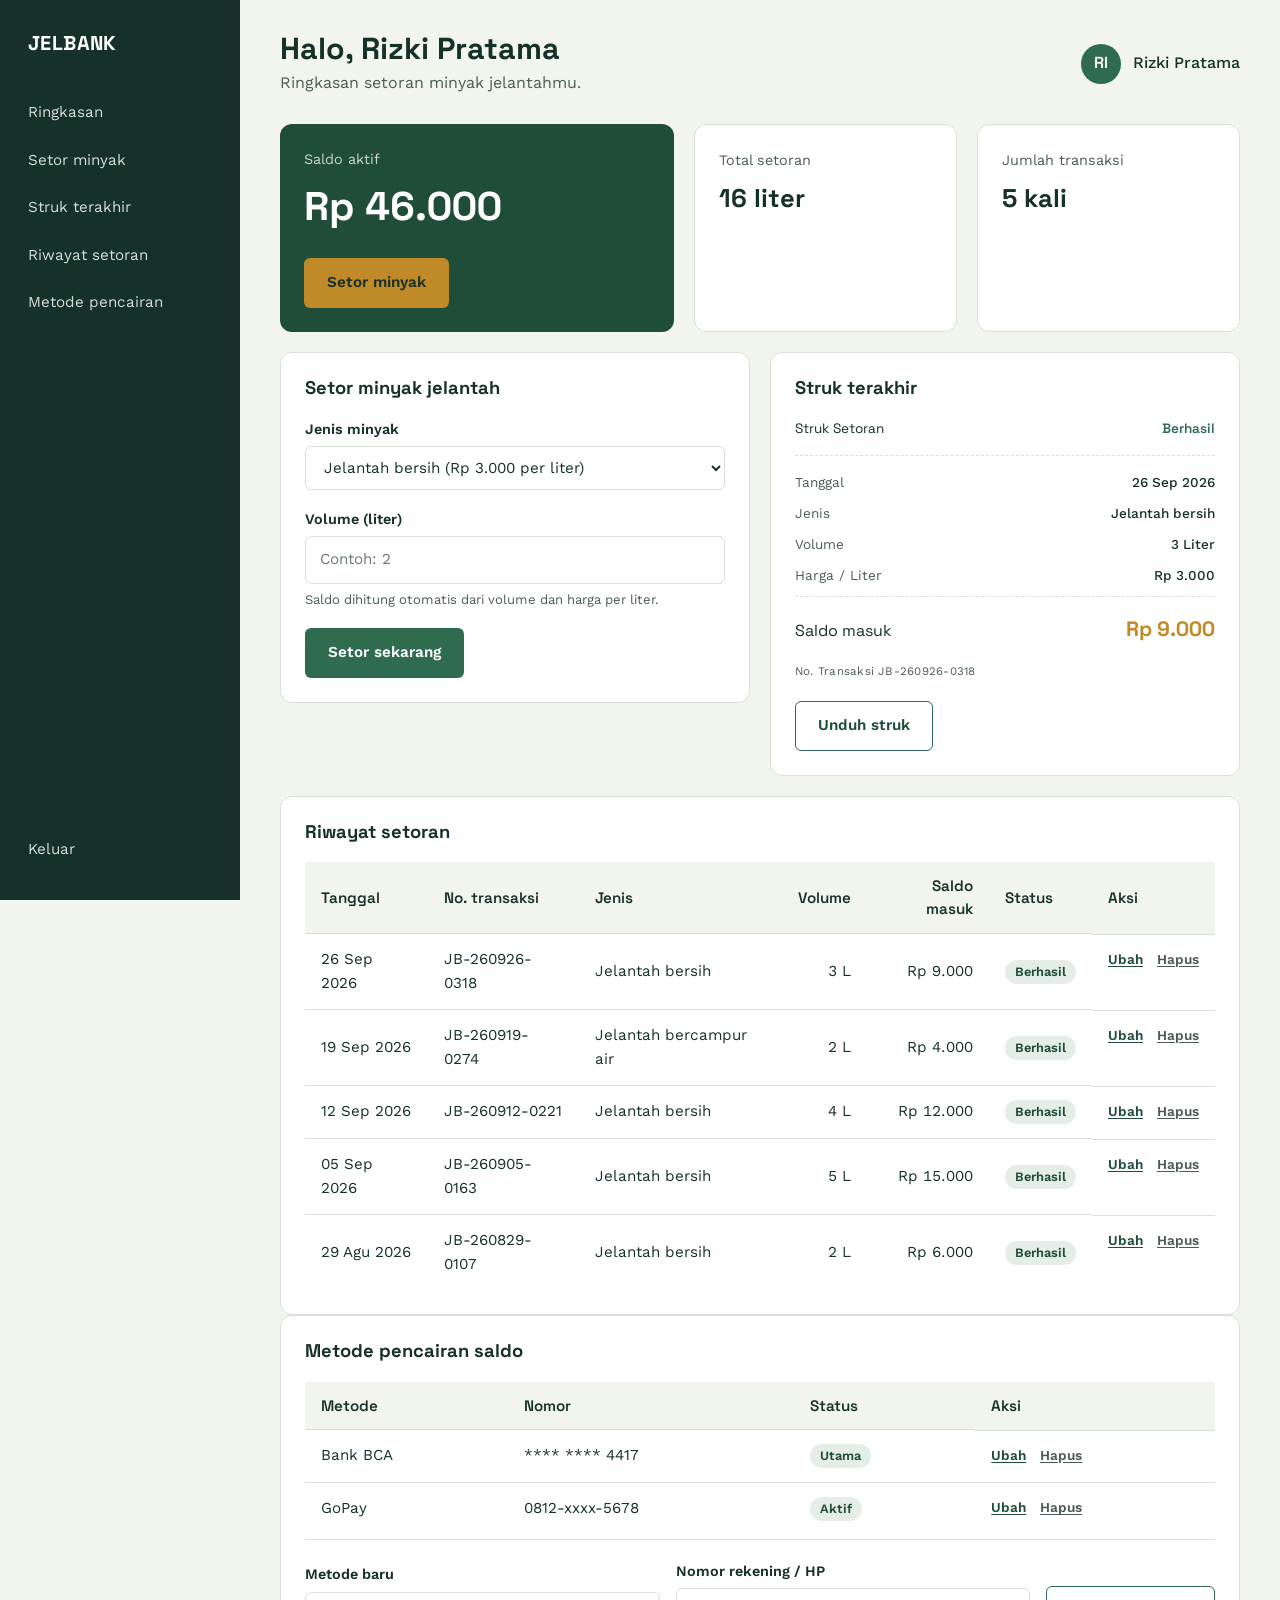
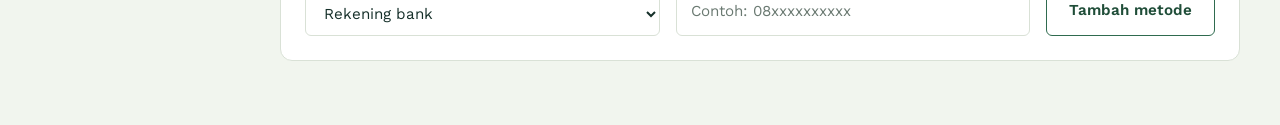
<file: dashboard.html>
<!DOCTYPE html>
<html lang="id">
<head>
  <meta charset="UTF-8">
  <meta name="viewport" content="width=device-width, initial-scale=1.0">
  <title>Dashboard - JELBANK</title>
  <link rel="preconnect" href="https://fonts.googleapis.com">
  <link rel="preconnect" href="https://fonts.gstatic.com" crossorigin>
  <link href="https://fonts.googleapis.com/css2?family=Space+Grotesk:wght@500;600;700&family=Work+Sans:wght@400;500;600&display=swap" rel="stylesheet">
  <link rel="stylesheet" href="style/style.css">
</head>
<body>

  <div class="dash">
    <aside class="sidebar">
      <a href="index.html" class="logo">JELBANK</a>
      <nav class="side-nav" aria-label="Menu dashboard">
        <a href="#ringkasan">Ringkasan</a>
        <a href="#setor">Setor minyak</a>
        <a href="#struk">Struk terakhir</a>
        <a href="#riwayat">Riwayat setoran</a>
        <a href="#pencairan">Metode pencairan</a>
      </nav>
      <a href="index.html" class="side-logout">Keluar</a>
    </aside>

    <main class="dash-main">
      <header class="dash-top">
        <div>
          <h1>Halo, Rizki Pratama</h1>
          <p>Ringkasan setoran minyak jelantahmu.</p>
        </div>
        <div class="user-chip">
          <span class="avatar" aria-hidden="true">RI</span>
          <span>Rizki Pratama</span>
        </div>
      </header>

      <div class="summary" id="ringkasan">
        <div class="balance">
          <div>
            <p class="balance-label">Saldo aktif</p>
            <p class="balance-amount">Rp 46.000</p>
          </div>
          <a href="#setor" class="btn btn-primary">Setor minyak</a>
        </div>
        <div class="panel">
          <p class="stat-label">Total setoran</p>
          <p class="stat-value">16 liter</p>
        </div>
        <div class="panel">
          <p class="stat-label">Jumlah transaksi</p>
          <p class="stat-value">5 kali</p>
        </div>
      </div>

      <div class="dash-grid">
        <section class="panel" id="setor">
          <h2>Setor minyak jelantah</h2>
          <form action="dashboard.html" method="get">
            <div class="field">
              <label for="jenis">Jenis minyak</label>
              <select id="jenis" name="jenis">
                <option value="bersih">Jelantah bersih (Rp 3.000 per liter)</option>
                <option value="campur">Jelantah bercampur air (Rp 2.000 per liter)</option>
              </select>
            </div>
            <div class="field">
              <label for="volume">Volume (liter)</label>
              <input type="number" id="volume" name="volume" min="0.5" step="0.5" placeholder="Contoh: 2" required>
              <span class="field-hint">Saldo dihitung otomatis dari volume dan harga per liter.</span>
            </div>
            <button type="submit" class="btn btn-primary">Setor sekarang</button>
          </form>
        </section>

        <section class="panel" id="struk">
          <h2>Struk terakhir</h2>
          <div class="receipt">
            <div class="receipt-header">
              <span>Struk Setoran</span>
              <span class="receipt-status">Berhasil</span>
            </div>
            <dl class="receipt-body">
              <div class="receipt-row">
                <dt>Tanggal</dt>
                <dd>26 Sep 2026</dd>
              </div>
              <div class="receipt-row">
                <dt>Jenis</dt>
                <dd>Jelantah bersih</dd>
              </div>
              <div class="receipt-row">
                <dt>Volume</dt>
                <dd>3 Liter</dd>
              </div>
              <div class="receipt-row">
                <dt>Harga / Liter</dt>
                <dd>Rp 3.000</dd>
              </div>
            </dl>
            <div class="receipt-total">
              <span>Saldo masuk</span>
              <span class="receipt-amount">Rp 9.000</span>
            </div>
            <div class="receipt-footer">No. Transaksi JB-260926-0318</div>
          </div>
          <div class="panel-action">
            <a href="#" class="btn btn-secondary">Unduh struk</a>
          </div>
        </section>
      </div>

      <section class="panel" id="riwayat">
        <h2>Riwayat setoran</h2>
        <div class="table-wrap">
          <table>
            <thead>
              <tr>
                <th>Tanggal</th>
                <th>No. transaksi</th>
                <th>Jenis</th>
                <th class="num">Volume</th>
                <th class="num">Saldo masuk</th>
                <th>Status</th>
                <th>Aksi</th>
              </tr>
            </thead>
            <tbody>
              <tr>
                <td>26 Sep 2026</td>
                <td>JB-260926-0318</td>
                <td>Jelantah bersih</td>
                <td class="num">3 L</td>
                <td class="num">Rp 9.000</td>
                <td><span class="status">Berhasil</span></td>
                <td class="action-links"><a href="#" class="edit">Ubah</a><a href="#" class="delete">Hapus</a></td>
              </tr>
              <tr>
                <td>19 Sep 2026</td>
                <td>JB-260919-0274</td>
                <td>Jelantah bercampur air</td>
                <td class="num">2 L</td>
                <td class="num">Rp 4.000</td>
                <td><span class="status">Berhasil</span></td>
                <td class="action-links"><a href="#" class="edit">Ubah</a><a href="#" class="delete">Hapus</a></td>
              </tr>
              <tr>
                <td>12 Sep 2026</td>
                <td>JB-260912-0221</td>
                <td>Jelantah bersih</td>
                <td class="num">4 L</td>
                <td class="num">Rp 12.000</td>
                <td><span class="status">Berhasil</span></td>
                <td class="action-links"><a href="#" class="edit">Ubah</a><a href="#" class="delete">Hapus</a></td>
              </tr>
              <tr>
                <td>05 Sep 2026</td>
                <td>JB-260905-0163</td>
                <td>Jelantah bersih</td>
                <td class="num">5 L</td>
                <td class="num">Rp 15.000</td>
                <td><span class="status">Berhasil</span></td>
                <td class="action-links"><a href="#" class="edit">Ubah</a><a href="#" class="delete">Hapus</a></td>
              </tr>
              <tr>
                <td>29 Agu 2026</td>
                <td>JB-260829-0107</td>
                <td>Jelantah bersih</td>
                <td class="num">2 L</td>
                <td class="num">Rp 6.000</td>
                <td><span class="status">Berhasil</span></td>
                <td class="action-links"><a href="#" class="edit">Ubah</a><a href="#" class="delete">Hapus</a></td>
              </tr>
            </tbody>
          </table>
        </div>
      </section>

      <section class="panel" id="pencairan">
        <h2>Metode pencairan saldo</h2>
        <div class="table-wrap">
          <table>
            <thead>
              <tr>
                <th>Metode</th>
                <th>Nomor</th>
                <th>Status</th>
                <th>Aksi</th>
              </tr>
            </thead>
            <tbody>
              <tr>
                <td>Bank BCA</td>
                <td>**** **** 4417</td>
                <td><span class="status">Utama</span></td>
                <td class="action-links"><a href="#" class="edit">Ubah</a><a href="#" class="delete">Hapus</a></td>
              </tr>
              <tr>
                <td>GoPay</td>
                <td>0812-xxxx-5678</td>
                <td><span class="status">Aktif</span></td>
                <td class="action-links"><a href="#" class="edit">Ubah</a><a href="#" class="delete">Hapus</a></td>
              </tr>
            </tbody>
          </table>
        </div>
        <form class="add-method" action="dashboard.html" method="get">
          <div class="field">
            <label for="metode">Metode baru</label>
            <select id="metode" name="metode">
              <option value="bank">Rekening bank</option>
              <option value="ewallet">E-wallet</option>
            </select>
          </div>
          <div class="field">
            <label for="nomor">Nomor rekening / HP</label>
            <input type="text" id="nomor" name="nomor" placeholder="Contoh: 08xxxxxxxxxx" required>
          </div>
          <button type="submit" class="btn btn-secondary">Tambah metode</button>
        </form>
      </section>
    </main>
  </div>
  <div class="toast-container" id="toastContainer" aria-live="polite"></div>
  <script src="js/dashboard.js" defer></script>
</body>
</html>
</file>
<file: style/style.css>
/* ===== Variables ===== */
:root {
  --color-bg: #F1F5EE;
  --color-surface: #FFFFFF;
  --color-ink: #16302A;
  --color-primary: #2F6B4F;
  --color-primary-dark: #1F4D38;
  --color-accent: #C08A28;
  --color-muted: #4C5B54;
  --color-border: #D9E1D6;
  --font-display: 'Space Grotesk', 'Segoe UI', sans-serif;
  --font-body: 'Work Sans', 'Segoe UI', sans-serif;
  --radius-sm: 6px;
  --radius-md: 12px;
  --max-width: 1100px;
}

/* ===== Reset & base ===== */
* { box-sizing: border-box; }

html { scroll-behavior: smooth; }

body {
  margin: 0;
  font-family: var(--font-body);
  color: var(--color-ink);
  background: var(--color-bg);
  line-height: 1.55;
}

h1, h2, h3 {
  font-family: var(--font-display);
  color: var(--color-ink);
  line-height: 1.15;
  margin: 0 0 0.5em;
}

p { margin: 0 0 1em; color: var(--color-ink); }

a { color: inherit; text-decoration: none; }

table { font-family: var(--font-body); }

.container {
  max-width: var(--max-width);
  margin: 0 auto;
  padding: 0 24px;
}

/* ===== Header ===== */
.site-header {
  position: sticky;
  top: 0;
  background: var(--color-bg);
  border-bottom: 1px solid var(--color-border);
  z-index: 10;
}

.header-inner {
  display: flex;
  align-items: center;
  justify-content: space-between;
  padding-top: 18px;
  padding-bottom: 18px;
  gap: 24px;
}

.logo {
  font-family: var(--font-display);
  font-weight: 700;
  font-size: 1.25rem;
  letter-spacing: 0.02em;
  color: var(--color-primary-dark);
}

.main-nav {
  display: flex;
  gap: 28px;
  flex: 1;
  justify-content: center;
}

.main-nav a {
  font-size: 0.95rem;
  padding: 4px 2px;
  border-bottom: 2px solid transparent;
  transition: border-color 0.2s ease;
}

.main-nav a:hover,
.main-nav a:focus-visible {
  border-color: var(--color-accent);
}

.site-header.scrolled {
  background: var(--color-surface);
  box-shadow: 0 6px 20px -16px rgba(22, 48, 42, 0.45);
}

.nav-toggle {
  display: none;
  flex-direction: column;
  justify-content: center;
  gap: 5px;
  width: 36px;
  height: 36px;
  padding: 0;
  background: transparent;
  border: 0;
  cursor: pointer;
}

.nav-toggle span {
  display: block;
  height: 2px;
  background: var(--color-ink);
  border-radius: 1px;
}

.nav-toggle:focus-visible {
  outline: 2px solid var(--color-accent);
  outline-offset: 2px;
}

/* ===== Buttons ===== */
.btn {
  display: inline-block;
  padding: 12px 22px;
  border-radius: var(--radius-sm);
  font-size: 0.95rem;
  font-weight: 600;
  border: 1.5px solid transparent;
  transition: background 0.2s ease;
}

.btn-primary {
  background: var(--color-primary);
  color: #FFFFFF;
}

.btn-primary:hover,
.btn-primary:focus-visible {
  background: var(--color-primary-dark);
}

.btn-secondary {
  background: transparent;
  border-color: var(--color-primary);
  color: var(--color-primary-dark);
}

.btn-secondary:hover,
.btn-secondary:focus-visible {
  background: rgba(47, 107, 79, 0.08);
}

.btn-login {
  background: var(--color-ink);
  color: #FFFFFF;
  padding: 10px 20px;
}

.btn-login:hover,
.btn-login:focus-visible {
  background: var(--color-primary-dark);
}

.btn:focus-visible {
  outline: 2px solid var(--color-accent);
  outline-offset: 2px;
}

/* ===== Hero ===== */
.hero {
  padding: 72px 0 88px;
}

.hero-inner {
  display: grid;
  grid-template-columns: 1.1fr 0.9fr;
  gap: 56px;
  align-items: center;
}

.hero-text h1 {
  font-size: clamp(2rem, 4vw, 2.75rem);
  max-width: 14ch;
}

.hero-sub {
  max-width: 42ch;
  color: var(--color-muted);
  font-size: 1.05rem;
}

.hero-actions {
  display: flex;
  gap: 16px;
  margin-top: 8px;
  flex-wrap: wrap;
}

/* ===== Receipt visual ===== */
.hero-visual {
  display: flex;
  justify-content: center;
}

.receipt {
  background: var(--color-surface);
  border: 1px solid var(--color-border);
  border-radius: var(--radius-md);
  padding: 28px;
  width: 100%;
  max-width: 320px;
  box-shadow: 0 18px 40px -24px rgba(22, 48, 42, 0.35);
  font-family: var(--font-display);
}

.receipt-header {
  display: flex;
  justify-content: space-between;
  align-items: center;
  font-size: 0.85rem;
  padding-bottom: 16px;
  border-bottom: 1px dashed var(--color-border);
  margin-bottom: 16px;
}

.receipt-status {
  color: var(--color-primary);
  font-weight: 600;
}

.receipt-body { margin: 0; }

.receipt-row {
  display: flex;
  justify-content: space-between;
  font-size: 0.85rem;
  margin-bottom: 10px;
  font-family: var(--font-body);
}

.receipt-row dt { margin: 0; font-weight: 400; color: var(--color-muted); }

.receipt-row dd { margin: 0; font-weight: 500; }

.receipt-total {
  display: flex;
  justify-content: space-between;
  align-items: baseline;
  padding-top: 16px;
  border-top: 1px dashed var(--color-border);
  margin-top: 6px;
}

.receipt-amount {
  font-size: 1.3rem;
  font-weight: 700;
  color: var(--color-accent);
  font-variant-numeric: tabular-nums;
}

.receipt-footer {
  margin-top: 18px;
  font-size: 0.72rem;
  color: var(--color-muted);
  font-family: var(--font-body);
  letter-spacing: 0.02em;
}

/* ===== Shared section styles ===== */
section { padding: 64px 0; }

section h2 {
  font-size: clamp(1.5rem, 3vw, 2rem);
  max-width: 20ch;
  margin-bottom: 36px;
}

/* ===== How it works ===== */
.how-it-works { background: var(--color-surface); }

.steps {
  list-style: none;
  margin: 0;
  padding: 0;
  display: grid;
  grid-template-columns: repeat(4, 1fr);
  gap: 32px;
}

.step-number {
  display: block;
  font-family: var(--font-display);
  font-size: 1.6rem;
  font-weight: 700;
  color: var(--color-accent);
  margin-bottom: 12px;
}

.step h3 { font-size: 1.05rem; margin-bottom: 6px; }

.step p { font-size: 0.92rem; color: var(--color-muted); margin: 0; }

/* ===== Benefits ===== */
.benefit-list {
  display: flex;
  flex-direction: column;
}

.benefit-row {
  display: flex;
  gap: 20px;
  padding: 22px 0;
  border-top: 1px solid var(--color-border);
}

.benefit-row:last-child { border-bottom: 1px solid var(--color-border); }

.benefit-icon {
  flex: none;
  width: 40px;
  height: 40px;
  border-radius: 50%;
  background: rgba(47, 107, 79, 0.1);
  color: var(--color-primary-dark);
  display: flex;
  align-items: center;
  justify-content: center;
}

.benefit-icon svg { width: 20px; height: 20px; }

.benefit-row h3 { font-size: 1.05rem; margin-bottom: 4px; }

.benefit-row p {
  font-size: 0.92rem;
  color: var(--color-muted);
  margin: 0;
  max-width: 52ch;
}

/* ===== Rates ===== */
.rates { background: var(--color-surface); }

.rates-note {
  color: var(--color-muted);
  font-size: 0.9rem;
  margin-top: -20px;
  margin-bottom: 24px;
}

table {
  width: 100%;
  border-collapse: collapse;
  font-size: 0.95rem;
  border: 1px solid var(--color-border);
  border-radius: var(--radius-sm);
  overflow: hidden;
}

thead th {
  text-align: left;
  padding: 12px 16px;
  background: var(--color-bg);
  font-family: var(--font-display);
  font-weight: 600;
}

tbody td {
  padding: 14px 16px;
  border-top: 1px solid var(--color-border);
}

/* ===== Kalkulator ===== */
.calc {
  margin-top: 28px;
  padding: 24px;
  background: var(--color-bg);
  border: 1px solid var(--color-border);
  border-radius: var(--radius-md);
}

.calc h3 { font-size: 1.05rem; margin-bottom: 16px; }

.calc.focused {
  border-color: var(--color-primary);
  box-shadow: 0 0 0 3px rgba(47, 107, 79, 0.12);
}

.calc-row {
  display: flex;
  align-items: flex-end;
  gap: 16px;
  flex-wrap: wrap;
}

.calc-row .field { flex: 1; min-width: 160px; margin-bottom: 0; }

.calc-result {
  margin: 16px 0 0;
  font-weight: 600;
}

.calc-result .amount {
  color: var(--color-accent);
  font-family: var(--font-display);
}

/* ===== CTA band ===== */
.cta-band {
  background: var(--color-primary-dark);
  color: #FFFFFF;
}

.cta-inner {
  display: flex;
  align-items: center;
  justify-content: space-between;
  flex-wrap: wrap;
  gap: 24px;
}

.cta-band h2 { color: #FFFFFF; margin: 0; max-width: 24ch; }

.cta-band .btn-primary {
  background: var(--color-accent);
  color: var(--color-ink);
}

.cta-band .btn-primary:hover,
.cta-band .btn-primary:focus-visible {
  background: #A8791F;
}

/* ===== Footer ===== */
.site-footer {
  background: var(--color-ink);
  color: #E7ECE7;
  padding: 48px 0 24px;
}

.footer-inner {
  display: flex;
  justify-content: space-between;
  flex-wrap: wrap;
  gap: 24px;
  padding-bottom: 24px;
}

.footer-inner .logo { color: #FFFFFF; }

.footer-inner p {
  color: #AEBBB2;
  font-size: 0.9rem;
  max-width: 32ch;
  margin: 8px 0 0;
}

.footer-nav {
  display: flex;
  gap: 20px;
}

.footer-nav a { color: #D7DFD9; font-size: 0.9rem; }

.footer-nav a:hover,
.footer-nav a:focus-visible { color: #FFFFFF; }

.copyright {
  text-align: center;
  font-size: 0.8rem;
  color: #8AA093;
  border-top: 1px solid rgba(255, 255, 255, 0.08);
  padding-top: 20px;
  margin: 0 auto 0;
  max-width: var(--max-width);
  padding-left: 24px;
  padding-right: 24px;
}

/* ===== Toast/Snackbar ===== */
.toast-container {
  position: fixed;
  left: 50%;
  bottom: 24px;
  transform: translateX(-50%);
  display: flex;
  flex-direction: column;
  gap: 10px;
  z-index: 100;
  width: min(90vw, 360px);
}

.toast {
  padding: 14px 18px;
  background: var(--color-ink);
  color: #FFFFFF;
  font-size: 0.9rem;
  border-radius: var(--radius-sm);
  box-shadow: 0 12px 30px -10px rgba(22, 48, 42, 0.5);
  opacity: 0;
  transform: translateY(8px);
  transition: opacity 0.25s ease, transform 0.25s ease;
}

.toast.show {
  opacity: 1;
  transform: translateY(0);
}

/* ===== Form elements ===== */
button.btn { font-family: inherit; line-height: inherit; cursor: pointer; }

.btn-block { display: block; width: 100%; text-align: center; }

.field {
  display: flex;
  flex-direction: column;
  gap: 6px;
  margin-bottom: 18px;
}

.field label { font-size: 0.9rem; font-weight: 600; }

.field input,
.field select {
  width: 100%;
  padding: 11px 14px;
  font: inherit;
  font-size: 0.95rem;
  color: var(--color-ink);
  background: var(--color-surface);
  border: 1.5px solid var(--color-border);
  border-radius: var(--radius-sm);
}

.field input::placeholder { color: #6B7A72; }

.field input:focus,
.field select:focus {
  outline: 2px solid var(--color-accent);
  outline-offset: 1px;
  border-color: var(--color-primary);
}

.field-hint { font-size: 0.82rem; color: var(--color-muted); }

.form-row {
  display: grid;
  grid-template-columns: 1fr 1fr;
  gap: 16px;
}

.form-meta {
  display: flex;
  justify-content: space-between;
  align-items: center;
  flex-wrap: wrap;
  gap: 12px;
  margin-bottom: 22px;
}

.check {
  display: flex;
  align-items: flex-start;
  gap: 10px;
  font-size: 0.9rem;
}

.check input {
  width: 18px;
  height: 18px;
  margin: 2px 0 0;
  accent-color: var(--color-primary);
}

.text-link {
  color: var(--color-primary-dark);
  font-weight: 600;
  text-decoration: underline;
  text-underline-offset: 3px;
}

/* ===== Auth pages (login, register) ===== */
.auth {
  display: grid;
  grid-template-columns: 1fr 1fr;
  min-height: 100vh;
}

.auth-brand {
  display: flex;
  flex-direction: column;
  justify-content: space-between;
  gap: 40px;
  padding: 40px 56px;
  background: var(--color-primary-dark);
}

.auth-brand .logo { color: #FFFFFF; }

.auth-brand p { max-width: 38ch; margin: 0; color: #C7D6CC; }

.auth-brand .auth-tagline {
  max-width: 16ch;
  margin-bottom: 16px;
  font-family: var(--font-display);
  font-size: clamp(1.8rem, 3vw, 2.4rem);
  font-weight: 700;
  line-height: 1.15;
  color: #FFFFFF;
}

.auth-rate {
  padding-top: 20px;
  border-top: 1px solid rgba(255, 255, 255, 0.18);
  font-size: 0.92rem;
  color: #C7D6CC;
}

.auth-rate strong {
  display: block;
  margin-top: 4px;
  font-family: var(--font-display);
  font-size: 1.3rem;
  color: #FFFFFF;
  font-variant-numeric: tabular-nums;
}

.auth-panel {
  display: flex;
  align-items: center;
  justify-content: center;
  padding: 40px 24px;
}

.auth-card { width: 100%; max-width: 420px; }

.auth-card h1 { margin-bottom: 8px; font-size: 1.9rem; }

.auth-sub { margin-bottom: 28px; color: var(--color-muted); }

.auth-alert {
  margin: 0 0 20px;
  padding: 12px 16px;
  border-radius: var(--radius-sm);
  font-size: 0.88rem;
  font-weight: 600;
}

.auth-alert ul { margin: 4px 0 0; padding-left: 18px; font-weight: 500; }

.auth-alert-success {
  background: rgba(47, 107, 79, 0.12);
  color: var(--color-primary-dark);
}

.auth-alert-error {
  background: rgba(140, 58, 38, 0.12);
  color: #8C3A26;
}

.auth-switch { margin: 24px 0 0; font-size: 0.92rem; color: var(--color-muted); }

/* ===== Dashboard ===== */
.dash {
  display: grid;
  grid-template-columns: 240px 1fr;
  min-height: 100vh;
}

.sidebar {
  position: sticky;
  top: 0;
  display: flex;
  flex-direction: column;
  gap: 32px;
  height: 100vh;
  padding: 28px 16px;
  overflow-y: auto;
  background: var(--color-ink);
}

.sidebar .logo { padding: 0 12px; color: #FFFFFF; }

.side-nav { display: flex; flex-direction: column; gap: 4px; }

.side-nav a,
.side-logout {
  padding: 10px 12px;
  border-radius: var(--radius-sm);
  font-size: 0.95rem;
  color: #D7DFD9;
}

.side-nav a:hover,
.side-logout:hover {
  background: rgba(255, 255, 255, 0.08);
  color: #FFFFFF;
}

.side-nav a:focus-visible,
.side-logout:focus-visible {
  outline: 2px solid var(--color-accent);
  outline-offset: -2px;
  color: #FFFFFF;
}

.side-logout { margin-top: auto; }

.dash-main { padding: 32px 40px 64px; }

.dash-top {
  display: flex;
  justify-content: space-between;
  align-items: center;
  flex-wrap: wrap;
  gap: 16px;
  margin-bottom: 28px;
}

.dash-top h1 { margin: 0; font-size: clamp(1.5rem, 3vw, 1.9rem); }

.dash-top p { margin: 4px 0 0; color: var(--color-muted); }

.user-chip { display: flex; align-items: center; gap: 12px; font-weight: 500; }

.avatar {
  display: flex;
  align-items: center;
  justify-content: center;
  width: 40px;
  height: 40px;
  border-radius: 50%;
  background: var(--color-primary);
  color: #FFFFFF;
  font-family: var(--font-display);
  font-weight: 600;
}

.dash-main .panel {
  padding: 24px;
  background: var(--color-surface);
  border: 1px solid var(--color-border);
  border-radius: var(--radius-md);
}

.dash-main .panel h2 {
  max-width: none;
  margin: 0 0 20px;
  font-size: 1.15rem;
}

.summary {
  display: grid;
  grid-template-columns: 1.5fr 1fr 1fr;
  gap: 20px;
  margin-bottom: 20px;
}

.balance {
  display: flex;
  flex-direction: column;
  justify-content: space-between;
  align-items: flex-start;
  gap: 20px;
  padding: 24px;
  background: var(--color-primary-dark);
  border-radius: var(--radius-md);
}

.balance-label { margin: 0 0 6px; font-size: 0.9rem; color: #C7D6CC; }

.balance-amount {
  margin: 0;
  font-family: var(--font-display);
  font-size: clamp(1.9rem, 4vw, 2.5rem);
  font-weight: 700;
  color: #FFFFFF;
  font-variant-numeric: tabular-nums;
}

.balance .btn-primary { background: var(--color-accent); color: var(--color-ink); }

.balance .btn-primary:hover,
.balance .btn-primary:focus-visible { background: #A8791F; }

.stat-label { margin: 0 0 8px; font-size: 0.9rem; color: var(--color-muted); }

.stat-value {
  margin: 0;
  font-family: var(--font-display);
  font-size: 1.6rem;
  font-weight: 700;
}

.dash-grid {
  display: grid;
  grid-template-columns: 1fr 1fr;
  align-items: start;
  gap: 20px;
  margin-bottom: 20px;
}

.dash-main .panel .receipt {
  max-width: none;
  padding: 0;
  border: 0;
  border-radius: 0;
  box-shadow: none;
}

.panel-action { margin-top: 20px; }

.table-wrap { overflow-x: auto; }

.dash-main .panel table {
  min-width: 640px;
  border: 0;
  border-radius: 0;
}

.dash-main .panel .num { text-align: right; font-variant-numeric: tabular-nums; }

.status {
  display: inline-block;
  padding: 2px 10px;
  border-radius: 999px;
  background: rgba(47, 107, 79, 0.12);
  color: var(--color-primary-dark);
  font-size: 0.8rem;
  font-weight: 600;
}

.action-links {
  display: flex;
  gap: 14px;
  white-space: nowrap;
}

.action-links a {
  font-size: 0.85rem;
  font-weight: 600;
  text-decoration: underline;
  text-underline-offset: 2px;
}

.action-links .edit { color: var(--color-primary-dark); }

.action-links .delete { color: var(--color-muted); }

.add-method {
  display: flex;
  align-items: flex-end;
  gap: 16px;
  flex-wrap: wrap;
  padding-top: 20px;
  margin-top: 4px;
  border-top: 1px solid var(--color-border);
}

.add-method .field { flex: 1; min-width: 180px; margin-bottom: 0; }

/* ===== Responsive (auth and dashboard) ===== */
@media (max-width: 900px) {
  .auth { grid-template-columns: 1fr; min-height: 0; }
  .auth-brand { padding: 20px 24px; }
  .auth-brand-text,
  .auth-rate { display: none; }
  .auth-panel { padding: 32px 24px 48px; }

  .dash { grid-template-columns: 1fr; }
  .sidebar {
    position: static;
    flex-direction: row;
    flex-wrap: wrap;
    align-items: center;
    gap: 12px 20px;
    height: auto;
    padding: 16px 20px;
  }
  .side-nav { order: 3; flex-direction: row; width: 100%; overflow-x: auto; }
  .side-nav a { white-space: nowrap; }
  .side-logout { margin: 0 0 0 auto; }
  .dash-main { padding: 24px 20px 48px; }
  .summary { grid-template-columns: 1fr 1fr; }
  .balance { grid-column: 1 / -1; }
  .dash-grid { grid-template-columns: 1fr; }
}

@media (max-width: 520px) {
  .summary { grid-template-columns: 1fr; }
  .form-row { grid-template-columns: 1fr; }
}

/* ===== Responsive ===== */
@media (max-width: 860px) {
  .hero-inner { grid-template-columns: 1fr; }
  .hero-visual { order: -1; max-width: 360px; margin: 0 auto; }
  .steps { grid-template-columns: repeat(2, 1fr); }
}

@media (max-width: 700px) {
  .nav-toggle { display: flex; }
  .main-nav {
    display: none;
    order: 3;
    width: 100%;
    flex-direction: column;
    gap: 4px;
    padding-top: 10px;
  }
  .main-nav.nav-open { display: flex; }
  .main-nav a { padding: 8px 2px; }
}

@media (max-width: 520px) {
  .steps { grid-template-columns: 1fr; }
  .cta-inner { flex-direction: column; align-items: flex-start; }
}

@media (prefers-reduced-motion: reduce) {
  * { transition: none !important; scroll-behavior: auto !important; }
}
</file>
